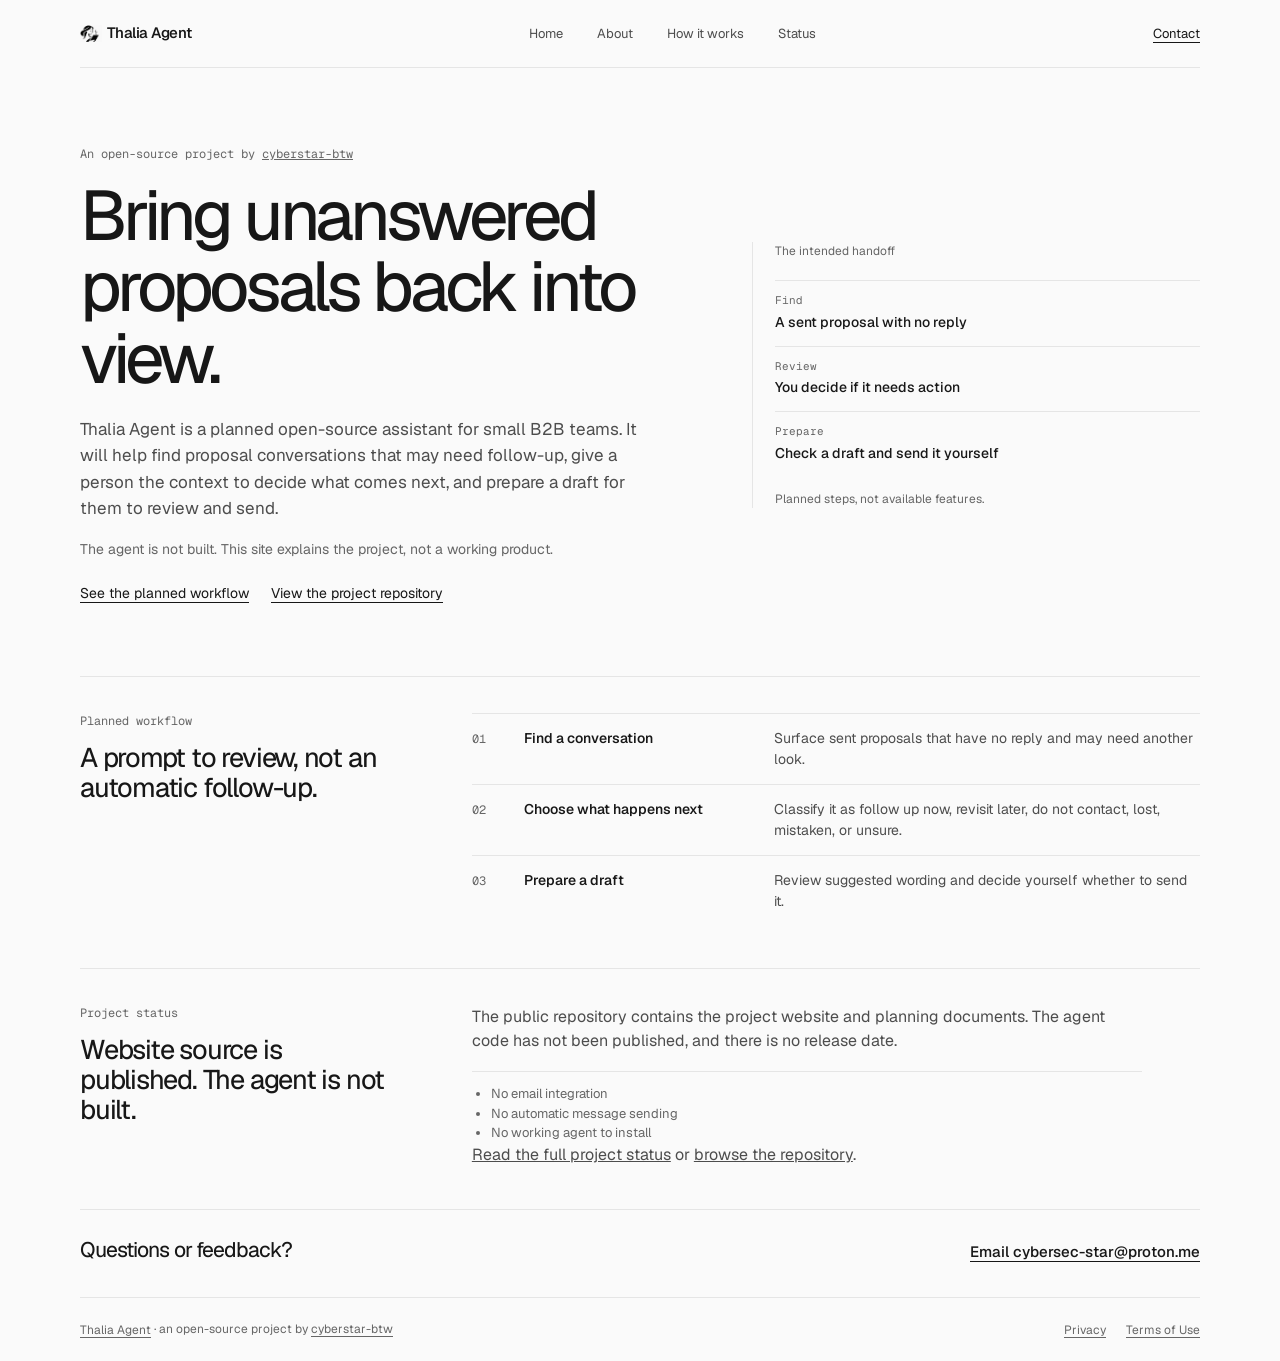
<file: index.html>
<!doctype html>
<html lang="en">
<head>
  <meta charset="utf-8">
  <meta name="viewport" content="width=device-width, initial-scale=1">
  <meta name="description" content="Thalia Agent is a planned open-source assistant for finding B2B proposal conversations that may need follow-up, reviewing what to do, and preparing a draft.">
  <meta property="og:type" content="website">
  <meta property="og:locale" content="en_US">
  <meta property="og:title" content="Thalia Agent: follow-up for B2B proposals">
  <meta property="og:description" content="A planned open-source assistant to find B2B proposal conversations that may need follow-up, review next steps, and prepare a draft.">
  <meta name="twitter:card" content="summary">
  <meta name="twitter:title" content="Thalia Agent: follow-up for B2B proposals">
  <meta name="twitter:description" content="A planned open-source assistant for human-reviewed B2B proposal follow-up.">
  <!-- Add canonical, og:url, and absolute og:image after the production domain is confirmed. -->
  <title>Thalia Agent: follow-up for B2B proposals</title>
  <link rel="stylesheet" href="/site.css">
  <script type="application/ld+json">
    {
      "@context": "https://schema.org",
      "@type": "WebSite",
      "name": "Thalia Agent",
      "description": "A planned open-source assistant for finding B2B proposal conversations that may need follow-up, reviewing what to do, and preparing a draft.",
      "inLanguage": "en"
    }
  </script>
</head>
<body>
  <header class="site-header page-width">
    <a class="wordmark brand-link" href="https://github.com/cyberstar-btw/thalia-agent-site"><img class="brand-mark" src="/assets/brand/thalia-agent-mark.png" alt="">Thalia Agent</a>
    <nav aria-label="Main navigation">
      <a href="/" aria-current="page">Home</a>
      <a href="/about.html">About</a>
      <a href="/workflow.html">How it works</a>
      <a href="/status.html">Status</a>
    </nav>
    <a class="header-contact" href="mailto:cybersec-star@proton.me">Contact</a>
  </header>

  <main class="page-width">
    <section class="hero" aria-labelledby="hero-title">
      <div class="hero-copy">
        <p class="eyebrow">An open-source project by <a href="https://github.com/cyberstar-btw">cyberstar-btw</a></p>
        <h1 id="hero-title">Bring unanswered proposals back into view.</h1>
        <p class="lead">Thalia Agent is a planned open-source assistant for small B2B teams. It will help find proposal conversations that may need follow-up, give a person the context to decide what comes next, and prepare a draft for them to review and send.</p>
        <p class="project-status">The agent is not built. This site explains the project, not a working product.</p>
        <p class="hero-links"><a href="/workflow.html">See the planned workflow</a><a href="https://github.com/cyberstar-btw/thalia-agent-site">View the project repository</a></p>
      </div>
      <figure class="conversation" aria-labelledby="conversation-title">
        <figcaption id="conversation-title">The intended handoff</figcaption>
        <ol>
          <li><span class="conversation-state">Find</span><strong>A sent proposal with no reply</strong></li>
          <li><span class="conversation-state">Review</span><strong>You decide if it needs action</strong></li>
          <li><span class="conversation-state">Prepare</span><strong>Check a draft and send it yourself</strong></li>
        </ol>
        <p>Planned steps, not available features.</p>
      </figure>
    </section>

    <section class="content-section" aria-labelledby="workflow-title">
      <div class="section-heading">
        <p class="eyebrow">Planned workflow</p>
        <h2 id="workflow-title">A prompt to review, not an automatic follow-up.</h2>
      </div>
      <ol class="capabilities">
        <li>
          <span class="step-number" aria-hidden="true">01</span>
          <h3>Find a conversation</h3>
          <p>Surface sent proposals that have no reply and may need another look.</p>
        </li>
        <li>
          <span class="step-number" aria-hidden="true">02</span>
          <h3>Choose what happens next</h3>
          <p>Classify it as follow up now, revisit later, do not contact, lost, mistaken, or unsure.</p>
        </li>
        <li>
          <span class="step-number" aria-hidden="true">03</span>
          <h3>Prepare a draft</h3>
          <p>Review suggested wording and decide yourself whether to send it.</p>
        </li>
      </ol>
    </section>

    <section class="status-section" aria-labelledby="status-title">
      <div class="section-heading">
        <p class="eyebrow">Project status</p>
        <h2 id="status-title">Website source is published. The agent is not built.</h2>
      </div>
      <div class="status-copy">
        <p>The public repository contains the project website and planning documents. The agent code has not been published, and there is no release date.</p>
        <ul>
          <li>No email integration</li>
          <li>No automatic message sending</li>
          <li>No working agent to install</li>
        </ul>
        <p><a href="/status.html">Read the full project status</a> or <a href="https://github.com/cyberstar-btw/thalia-agent-site">browse the repository</a>.</p>
      </div>
    </section>

    <section class="contact-section" aria-labelledby="contact-title">
      <h2 id="contact-title">Questions or feedback?</h2>
      <a class="contact-link" href="mailto:cybersec-star@proton.me">Email cybersec-star@proton.me</a>
    </section>
  </main>

  <footer class="site-footer page-width">
    <span><a class="brand-link" href="https://github.com/cyberstar-btw/thalia-agent-site">Thalia Agent</a> · an open-source project by <a href="https://github.com/cyberstar-btw">cyberstar-btw</a></span>
    <nav aria-label="Legal information">
      <a href="/privacy.html">Privacy</a>
      <a href="/terms.html">Terms of Use</a>
    </nav>
  </footer>
</body>
</html>
</file>
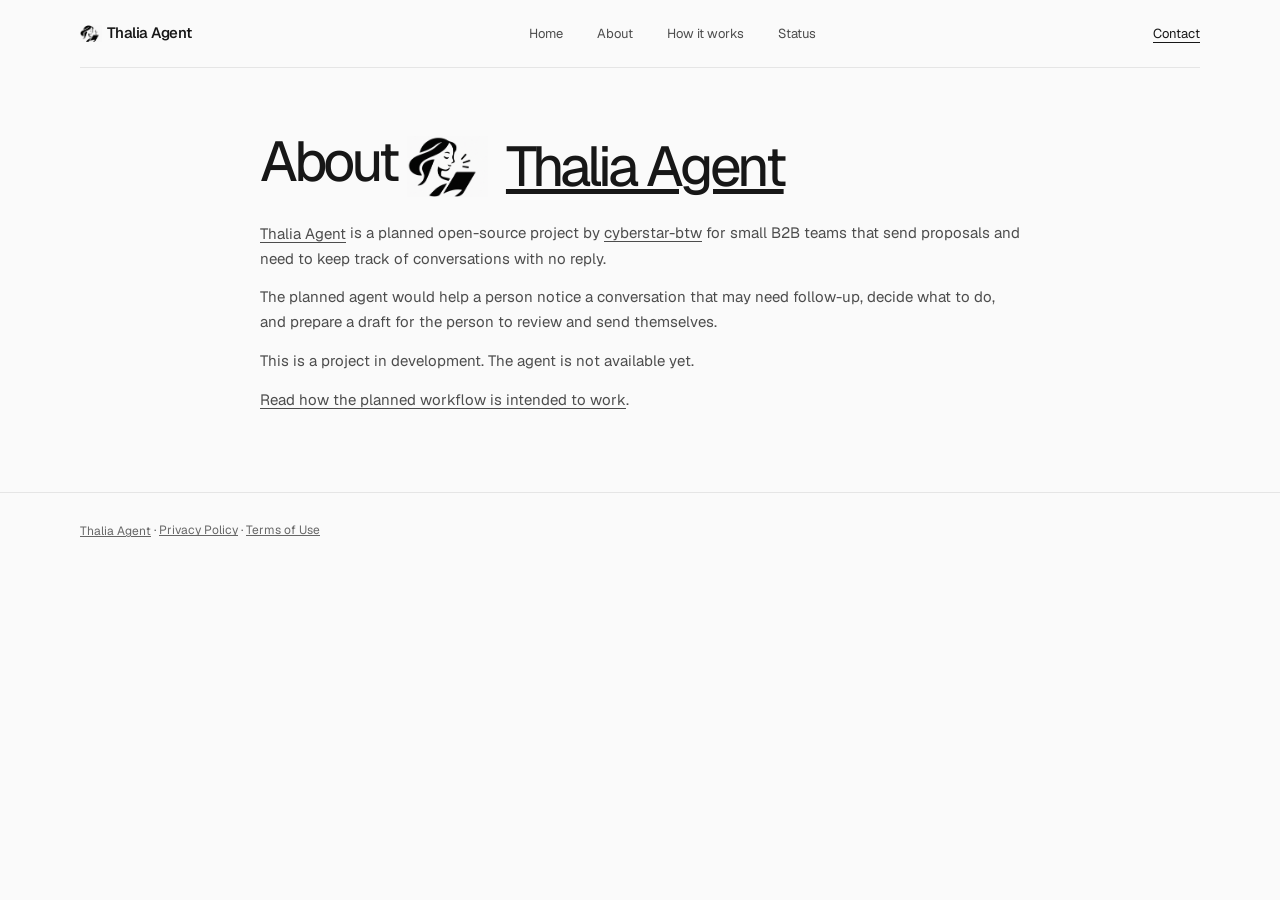
<file: about.html>
<!doctype html>
<html lang="en">
<head>
  <meta charset="utf-8">
  <meta name="viewport" content="width=device-width, initial-scale=1">
  <meta name="description" content="What Thalia Agent is planned to do and who it is for.">
  <title>About: Thalia Agent</title>
  <link rel="stylesheet" href="/site.css">
</head>
<body>
  <header class="site-header page-width">
    <a class="wordmark brand-link" href="https://github.com/cyberstar-btw/thalia-agent-site"><img class="brand-mark" src="/assets/brand/thalia-agent-mark.png" alt="">Thalia Agent</a>
    <nav aria-label="Main navigation">
      <a href="/">Home</a>
      <a href="/about.html" aria-current="page">About</a>
      <a href="/workflow.html">How it works</a>
      <a href="/status.html">Status</a>
    </nav>
    <a class="header-contact" href="mailto:cybersec-star@proton.me">Contact</a>
  </header>
  <main class="document-main">
    <h1>About <a class="brand-link" href="https://github.com/cyberstar-btw/thalia-agent-site"><img class="brand-mark" src="/assets/brand/thalia-agent-mark.png" alt="">Thalia Agent</a></h1>
    <p><a class="brand-link" href="https://github.com/cyberstar-btw/thalia-agent-site">Thalia Agent</a> is a planned open-source project by <a href="https://github.com/cyberstar-btw">cyberstar-btw</a> for small B2B teams that send proposals and need to keep track of conversations with no reply.</p>
    <p>The planned agent would help a person notice a conversation that may need follow-up, decide what to do, and prepare a draft for the person to review and send themselves.</p>
    <p>This is a project in development. The agent is not available yet.</p>
    <p><a href="/workflow.html">Read how the planned workflow is intended to work</a>.</p>
  </main>
  <footer class="document-footer">
    <p class="page-width"><a class="brand-link" href="https://github.com/cyberstar-btw/thalia-agent-site">Thalia Agent</a> · <a href="/privacy.html">Privacy Policy</a> · <a href="/terms.html">Terms of Use</a></p>
  </footer>
</body>
</html>
</file>
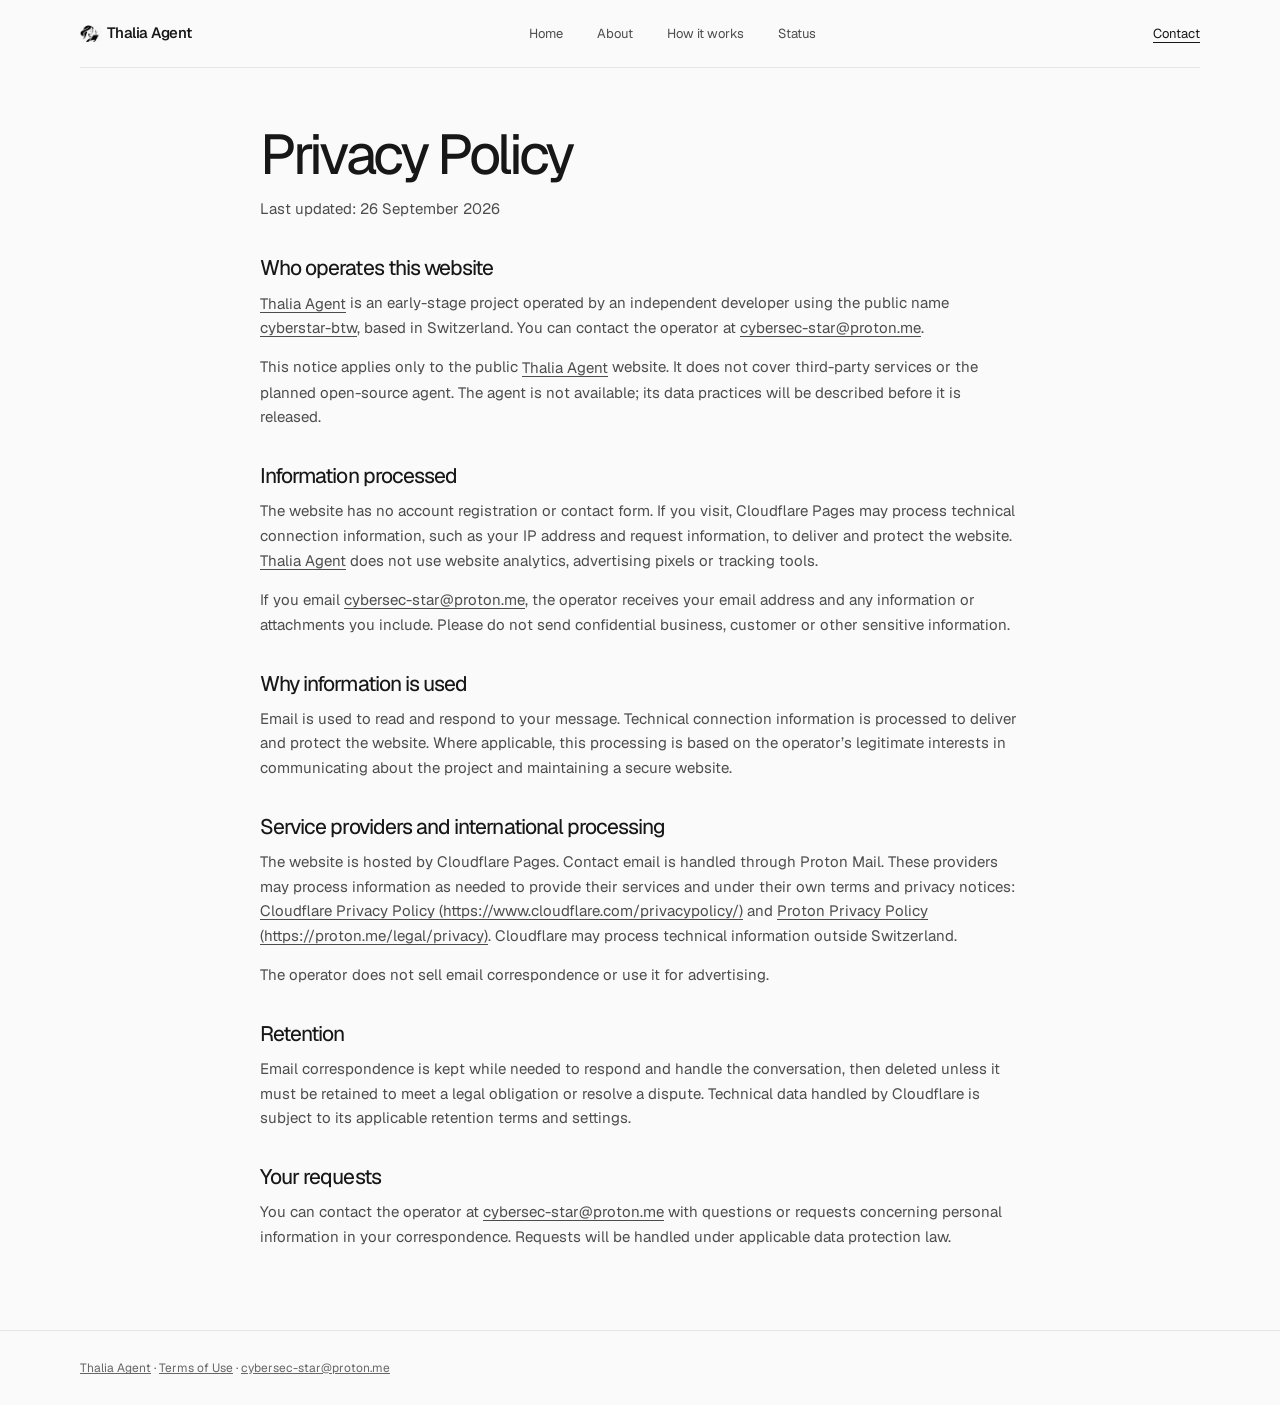
<file: privacy.html>
<!doctype html>
<html lang="en">
<head>
  <meta charset="utf-8">
  <meta name="viewport" content="width=device-width, initial-scale=1">
  <meta name="description" content="Privacy information for the public Thalia Agent website, including contact email and technical connection data.">
  <title>Privacy Policy: Thalia Agent</title>
  <link rel="stylesheet" href="/site.css">
</head>
<body>
  <header class="site-header page-width">
    <a class="wordmark brand-link" href="https://github.com/cyberstar-btw/thalia-agent-site"><img class="brand-mark" src="/assets/brand/thalia-agent-mark.png" alt="">Thalia Agent</a>
    <nav aria-label="Main navigation">
      <a href="/">Home</a>
      <a href="/about.html">About</a>
      <a href="/workflow.html">How it works</a>
      <a href="/status.html">Status</a>
    </nav>
    <a class="header-contact" href="mailto:cybersec-star@proton.me">Contact</a>
  </header>
  <main class="document-main">
    <h1>Privacy Policy</h1>
    <p>Last updated: 26 September 2026</p>

    <h2>Who operates this website</h2>
    <p><a class="brand-link" href="https://github.com/cyberstar-btw/thalia-agent-site">Thalia Agent</a> is an early-stage project operated by an independent developer using the public name <a href="https://github.com/cyberstar-btw">cyberstar-btw</a>, based in Switzerland. You can contact the operator at <a href="mailto:cybersec-star@proton.me">cybersec-star@proton.me</a>.</p>
    <p>This notice applies only to the public <a class="brand-link" href="https://github.com/cyberstar-btw/thalia-agent-site">Thalia Agent</a> website. It does not cover third-party services or the planned open-source agent. The agent is not available; its data practices will be described before it is released.</p>

    <h2>Information processed</h2>
    <p>The website has no account registration or contact form. If you visit, Cloudflare Pages may process technical connection information, such as your IP address and request information, to deliver and protect the website. <a class="brand-link" href="https://github.com/cyberstar-btw/thalia-agent-site">Thalia Agent</a> does not use website analytics, advertising pixels or tracking tools.</p>
    <p>If you email <a href="mailto:cybersec-star@proton.me">cybersec-star@proton.me</a>, the operator receives your email address and any information or attachments you include. Please do not send confidential business, customer or other sensitive information.</p>

    <h2>Why information is used</h2>
    <p>Email is used to read and respond to your message. Technical connection information is processed to deliver and protect the website. Where applicable, this processing is based on the operator’s legitimate interests in communicating about the project and maintaining a secure website.</p>

    <h2>Service providers and international processing</h2>
    <p>The website is hosted by Cloudflare Pages. Contact email is handled through Proton Mail. These providers may process information as needed to provide their services and under their own terms and privacy notices: <a href="https://www.cloudflare.com/privacypolicy/">Cloudflare Privacy Policy (https://www.cloudflare.com/privacypolicy/)</a> and <a href="https://proton.me/legal/privacy">Proton Privacy Policy (https://proton.me/legal/privacy)</a>. Cloudflare may process technical information outside Switzerland.</p>
    <p>The operator does not sell email correspondence or use it for advertising.</p>

    <h2>Retention</h2>
    <p>Email correspondence is kept while needed to respond and handle the conversation, then deleted unless it must be retained to meet a legal obligation or resolve a dispute. Technical data handled by Cloudflare is subject to its applicable retention terms and settings.</p>

    <h2>Your requests</h2>
    <p>You can contact the operator at <a href="mailto:cybersec-star@proton.me">cybersec-star@proton.me</a> with questions or requests concerning personal information in your correspondence. Requests will be handled under applicable data protection law.</p>
  </main>
  <footer class="document-footer">
    <p class="page-width"><a class="brand-link" href="https://github.com/cyberstar-btw/thalia-agent-site">Thalia Agent</a> · <a href="/terms.html">Terms of Use</a> · <a href="mailto:cybersec-star@proton.me">cybersec-star@proton.me</a></p>
  </footer>
</body>
</html>
</file>
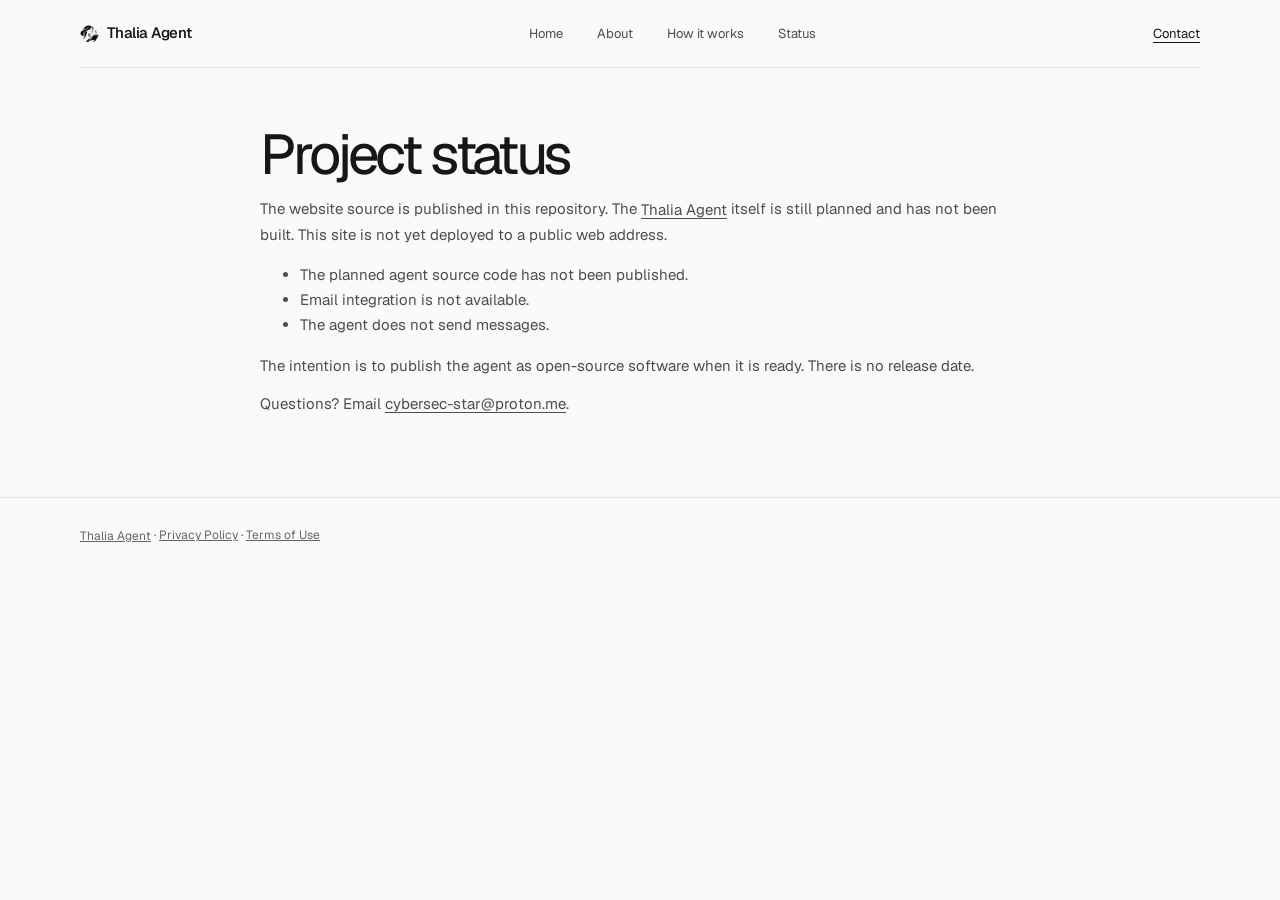
<file: status.html>
<!doctype html>
<html lang="en">
<head>
  <meta charset="utf-8">
  <meta name="viewport" content="width=device-width, initial-scale=1">
  <meta name="description" content="Current status of the Thalia Agent project website and planned open-source assistant.">
  <title>Project status: Thalia Agent</title>
  <link rel="stylesheet" href="/site.css">
</head>
<body>
  <header class="site-header page-width">
    <a class="wordmark brand-link" href="https://github.com/cyberstar-btw/thalia-agent-site"><img class="brand-mark" src="/assets/brand/thalia-agent-mark.png" alt="">Thalia Agent</a>
    <nav aria-label="Main navigation">
      <a href="/">Home</a>
      <a href="/about.html">About</a>
      <a href="/workflow.html">How it works</a>
      <a href="/status.html" aria-current="page">Status</a>
    </nav>
    <a class="header-contact" href="mailto:cybersec-star@proton.me">Contact</a>
  </header>
  <main class="document-main">
    <h1>Project status</h1>
    <p>The website source is published in this repository. The <a class="brand-link" href="https://github.com/cyberstar-btw/thalia-agent-site">Thalia Agent</a> itself is still planned and has not been built. This site is not yet deployed to a public web address.</p>
    <ul>
      <li>The planned agent source code has not been published.</li>
      <li>Email integration is not available.</li>
      <li>The agent does not send messages.</li>
    </ul>
    <p>The intention is to publish the agent as open-source software when it is ready. There is no release date.</p>
    <p>Questions? Email <a href="mailto:cybersec-star@proton.me">cybersec-star@proton.me</a>.</p>
  </main>
  <footer class="document-footer">
    <p class="page-width"><a class="brand-link" href="https://github.com/cyberstar-btw/thalia-agent-site">Thalia Agent</a> · <a href="/privacy.html">Privacy Policy</a> · <a href="/terms.html">Terms of Use</a></p>
  </footer>
</body>
</html>
</file>
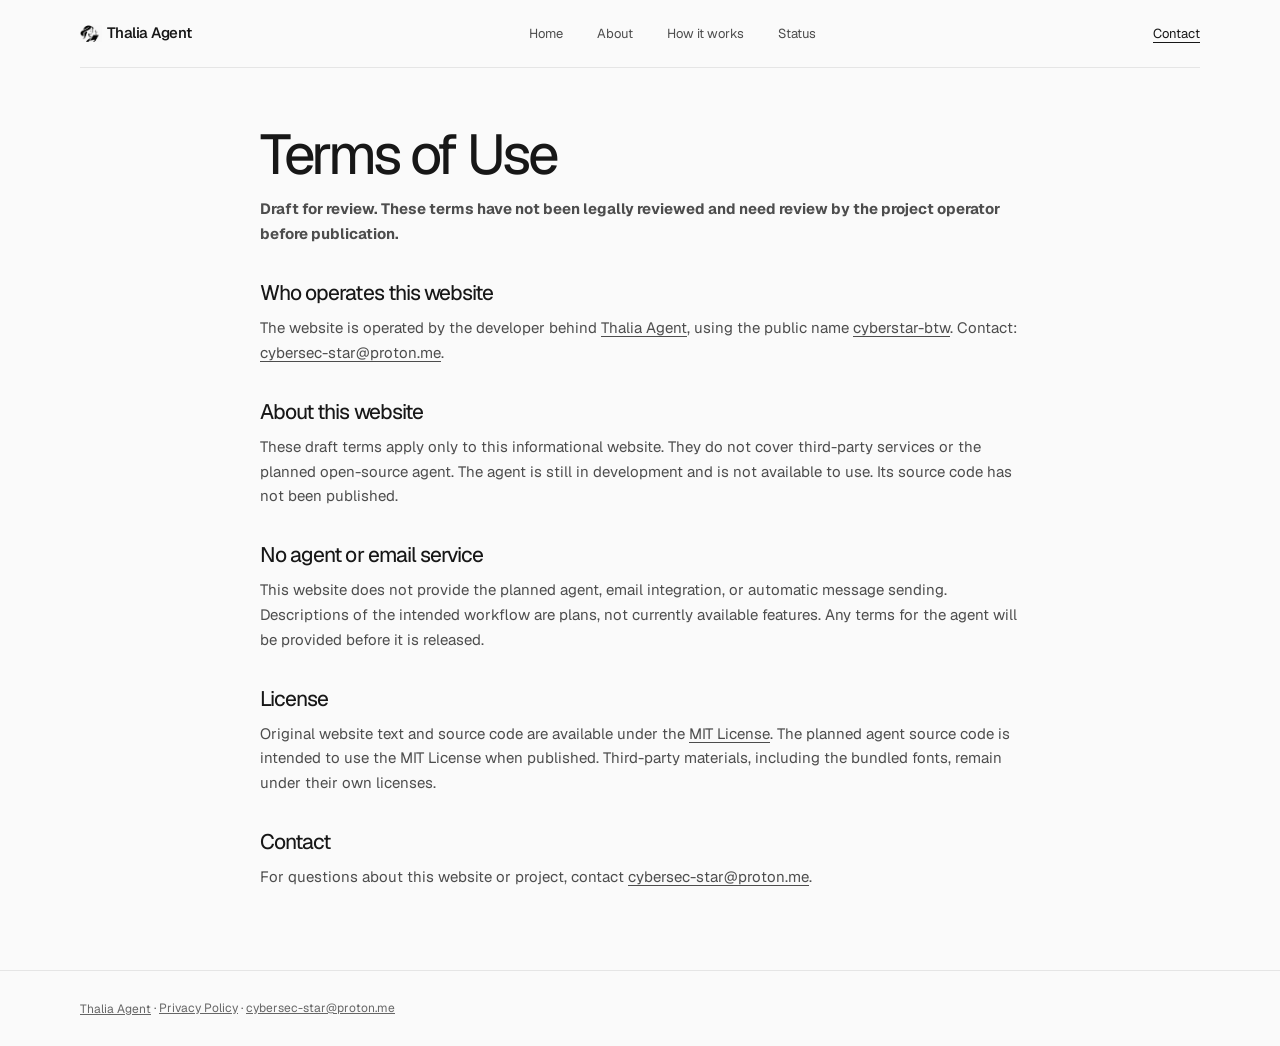
<file: terms.html>
<!doctype html>
<html lang="en">
<head>
  <meta charset="utf-8">
  <meta name="viewport" content="width=device-width, initial-scale=1">
  <meta name="description" content="Draft terms for the Thalia Agent project website. The planned open-source agent is not yet available.">
  <title>Terms of Use: Thalia Agent</title>
  <link rel="stylesheet" href="/site.css">
</head>
<body>
  <header class="site-header page-width">
    <a class="wordmark brand-link" href="https://github.com/cyberstar-btw/thalia-agent-site"><img class="brand-mark" src="/assets/brand/thalia-agent-mark.png" alt="">Thalia Agent</a>
    <nav aria-label="Main navigation">
      <a href="/">Home</a>
      <a href="/about.html">About</a>
      <a href="/workflow.html">How it works</a>
      <a href="/status.html">Status</a>
    </nav>
    <a class="header-contact" href="mailto:cybersec-star@proton.me">Contact</a>
  </header>
  <main class="document-main">
    <h1>Terms of Use</h1>
    <p><strong>Draft for review. These terms have not been legally reviewed and need review by the project operator before publication.</strong></p>

    <h2>Who operates this website</h2>
    <p>The website is operated by the developer behind <a class="brand-link" href="https://github.com/cyberstar-btw/thalia-agent-site">Thalia Agent</a>, using the public name <a href="https://github.com/cyberstar-btw">cyberstar-btw</a>. Contact: <a href="mailto:cybersec-star@proton.me">cybersec-star@proton.me</a>.</p>

    <h2>About this website</h2>
    <p>These draft terms apply only to this informational website. They do not cover third-party services or the planned open-source agent. The agent is still in development and is not available to use. Its source code has not been published.</p>

    <h2>No agent or email service</h2>
    <p>This website does not provide the planned agent, email integration, or automatic message sending. Descriptions of the intended workflow are plans, not currently available features. Any terms for the agent will be provided before it is released.</p>

    <h2>License</h2>
    <p>Original website text and source code are available under the <a href="/LICENSE">MIT License</a>. The planned agent source code is intended to use the MIT License when published. Third-party materials, including the bundled fonts, remain under their own licenses.</p>

    <h2>Contact</h2>
    <p>For questions about this website or project, contact <a href="mailto:cybersec-star@proton.me">cybersec-star@proton.me</a>.</p>
  </main>
  <footer class="document-footer">
    <p class="page-width"><a class="brand-link" href="https://github.com/cyberstar-btw/thalia-agent-site">Thalia Agent</a> · <a href="/privacy.html">Privacy Policy</a> · <a href="mailto:cybersec-star@proton.me">cybersec-star@proton.me</a></p>
  </footer>
</body>
</html>
</file>
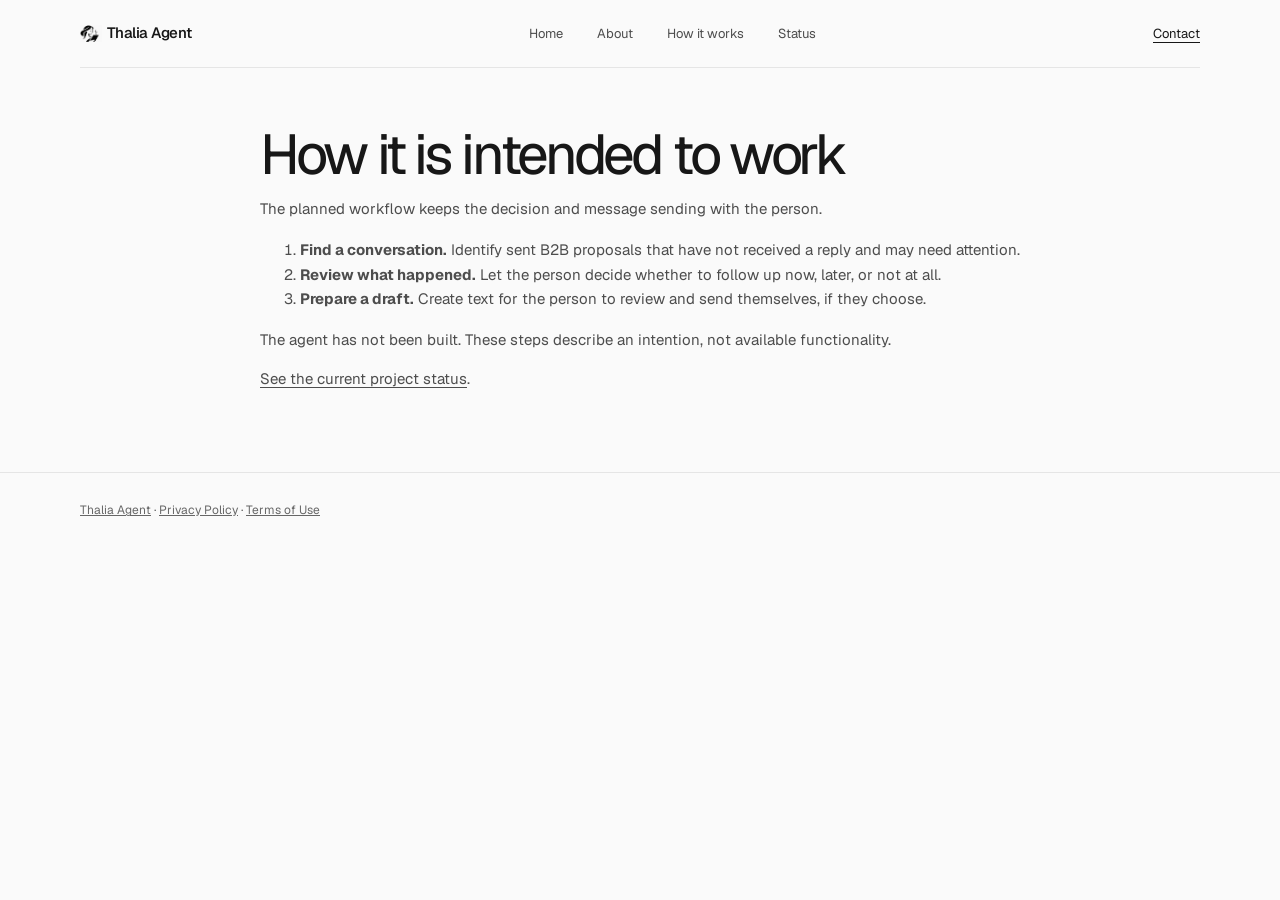
<file: workflow.html>
<!doctype html>
<html lang="en">
<head>
  <meta charset="utf-8">
  <meta name="viewport" content="width=device-width, initial-scale=1">
  <meta name="description" content="The intended human-reviewed workflow for the planned Thalia Agent follow-up assistant.">
  <title>How it works: Thalia Agent</title>
  <link rel="stylesheet" href="/site.css">
</head>
<body>
  <header class="site-header page-width">
    <a class="wordmark brand-link" href="https://github.com/cyberstar-btw/thalia-agent-site"><img class="brand-mark" src="/assets/brand/thalia-agent-mark.png" alt="">Thalia Agent</a>
    <nav aria-label="Main navigation">
      <a href="/">Home</a>
      <a href="/about.html">About</a>
      <a href="/workflow.html" aria-current="page">How it works</a>
      <a href="/status.html">Status</a>
    </nav>
    <a class="header-contact" href="mailto:cybersec-star@proton.me">Contact</a>
  </header>
  <main class="document-main">
    <h1>How it is intended to work</h1>
    <p>The planned workflow keeps the decision and message sending with the person.</p>
    <ol>
      <li><strong>Find a conversation.</strong> Identify sent B2B proposals that have not received a reply and may need attention.</li>
      <li><strong>Review what happened.</strong> Let the person decide whether to follow up now, later, or not at all.</li>
      <li><strong>Prepare a draft.</strong> Create text for the person to review and send themselves, if they choose.</li>
    </ol>
    <p>The agent has not been built. These steps describe an intention, not available functionality.</p>
    <p><a href="/status.html">See the current project status</a>.</p>
  </main>
  <footer class="document-footer">
    <p class="page-width"><a class="brand-link" href="https://github.com/cyberstar-btw/thalia-agent-site">Thalia Agent</a> · <a href="/privacy.html">Privacy Policy</a> · <a href="/terms.html">Terms of Use</a></p>
  </footer>
</body>
</html>
</file>
<file: site.css>
@font-face {
  font-family: "Geist";
  src: url("/assets/fonts/geist-sans/Geist-Variable.woff2") format("woff2");
  font-style: normal;
  font-weight: 100 900;
  font-display: swap;
}

@font-face {
  font-family: "Geist Mono";
  src: url("/assets/fonts/geist-mono/GeistMono-Variable.woff2") format("woff2");
  font-style: normal;
  font-weight: 100 900;
  font-display: swap;
}

:root {
  color-scheme: light;
  --paper: #fafafa;
  --white: #fff;
  --ink: #171717;
  --body: #4d4d4d;
  --muted: #666;
  --line: #e5e5e5;
  font-family: "Geist", Inter, ui-sans-serif, system-ui, -apple-system, BlinkMacSystemFont, "Segoe UI", sans-serif;
  font-synthesis: none;
  text-rendering: optimizeLegibility;
  -webkit-font-smoothing: antialiased;
  -moz-osx-font-smoothing: grayscale;
}

* { box-sizing: border-box; }
html { scroll-behavior: smooth; }
body { margin: 0; color: var(--ink); background: var(--paper); font-size: 16px; line-height: 1.5; }
a { color: inherit; }
a:focus-visible { outline: 2px solid var(--ink); outline-offset: 4px; }
.page-width { width: min(1120px, calc(100% - 48px)); margin-inline: auto; }

.site-header {
  min-height: 68px;
  display: flex;
  align-items: center;
  justify-content: space-between;
  gap: 28px;
  border-bottom: 1px solid var(--line);
}

.wordmark { font-size: 15px; font-weight: 550; letter-spacing: -.03em; text-decoration: none; white-space: nowrap; }
.brand-link { display: inline-flex; align-items: center; gap: .32em; vertical-align: middle; }
.brand-mark { width: 1.45em; height: 1.45em; flex: none; object-fit: contain; mix-blend-mode: multiply; }
.site-header nav { display: flex; align-items: center; gap: clamp(16px, 3vw, 34px); }
.site-header nav a, .header-contact { font-size: 13px; text-decoration: none; }
.site-header nav a { color: var(--body); }
.site-header nav a:hover, .site-footer a:hover { text-decoration: underline; text-underline-offset: 4px; }
.header-contact { text-decoration: underline; text-underline-offset: 4px; white-space: nowrap; }

.hero {
  min-height: 540px;
  padding-block: 78px 72px;
  display: grid;
  grid-template-columns: minmax(0, 1.12fr) minmax(290px, .88fr);
  align-items: center;
  gap: clamp(46px, 8vw, 104px);
}

.eyebrow { margin: 0 0 17px; color: var(--muted); font: 12px/1.4 "Geist Mono", ui-monospace, monospace; }
h1 { max-width: 690px; margin: 0; font-size: clamp(46px, 6vw, 70px); font-weight: 440; letter-spacing: -.06em; line-height: 1.02; }
.lead { max-width: 590px; margin: 22px 0 0; color: var(--body); font-size: 17px; line-height: 1.55; }
.project-status { margin: 18px 0 0; color: var(--muted); font-size: 14px; }
.project-status a { color: var(--ink); text-underline-offset: 3px; }
.hero-links { display: flex; flex-wrap: wrap; gap: 10px 22px; margin: 23px 0 0; font-size: 14px; }
.hero-links a { text-underline-offset: 4px; }
.contact-link { display: inline-block; margin-top: 24px; font-size: 14px; font-weight: 520; text-underline-offset: 4px; }

.conversation { margin: 0; padding: 0 0 0 22px; border-left: 1px solid var(--line); }
.conversation figcaption { margin-bottom: 20px; color: var(--muted); font-size: 12px; }
.conversation ol { margin: 0; padding: 0; list-style: none; }
.conversation li { padding: 11px 0 13px; border-top: 1px solid var(--line); }
.conversation-state { display: block; color: var(--muted); font: 11px/1.5 "Geist Mono", ui-monospace, monospace; }
.conversation li strong { display: block; margin-top: 3px; font-size: 14px; font-weight: 500; }
.conversation > p { margin: 13px 0 0; color: var(--muted); font-size: 12px; }

.content-section, .status-section {
  padding-block: 36px 42px;
  display: grid;
  grid-template-columns: minmax(200px, .42fr) minmax(0, 1fr);
  gap: clamp(32px, 7vw, 86px);
  border-top: 1px solid var(--line);
  scroll-margin-top: 20px;
}

.section-heading .eyebrow { margin-bottom: 13px; }
h2 { max-width: 330px; margin: 0; font-size: 27px; font-weight: 440; letter-spacing: -.045em; line-height: 1.1; }
.section-intro { max-width: 680px; margin: 0 0 20px; color: var(--body); }
.capabilities { margin: 0; padding: 0; list-style: none; counter-reset: step; }
.capabilities li {
  padding: 14px 0;
  display: grid;
  grid-template-columns: 36px minmax(145px, .55fr) 1fr;
  gap: 16px;
  align-items: baseline;
  border-top: 1px solid var(--line);
  counter-increment: step;
}
.step-number { color: var(--muted); font: 12px/1.5 "Geist Mono", ui-monospace, monospace; }
.capabilities h3 { margin: 0; font-size: 14px; font-weight: 550; }
.capabilities p { margin: 0; color: var(--body); font-size: 14px; }
.status-copy { max-width: 670px; color: var(--body); }
.status-copy p { margin: 0; }
.status-copy ul { margin: 18px 0 0; padding: 12px 0 0 19px; border-top: 1px solid var(--line); color: var(--muted); font-size: 13px; }

.contact-section {
  padding-block: 28px 34px;
  display: flex;
  align-items: baseline;
  justify-content: space-between;
  gap: 24px;
  border-top: 1px solid var(--line);
  scroll-margin-top: 20px;
}
.contact-section h2 { font-size: 21px; }
.contact-section .contact-link { margin: 0; font-size: 15px; }
.site-footer {
  min-height: 64px;
  display: flex;
  align-items: center;
  justify-content: space-between;
  gap: 18px;
  border-top: 1px solid var(--line);
  color: var(--muted);
  font-size: 12px;
}
.site-footer a { text-underline-offset: 3px; }
.site-footer nav { display: flex; gap: 20px; }

.document-header { min-height: 68px; display: flex; align-items: center; border-bottom: 1px solid var(--line); }
.document-header a { font-size: 14px; text-underline-offset: 4px; }
.document-main { width: min(760px, calc(100% - 48px)); margin: 0 auto; padding-block: 58px 80px; }
.document-main h1 { max-width: 700px; font-size: clamp(38px, 6vw, 56px); }
.document-main h2 { max-width: none; margin-top: 34px; font-size: 21px; }
.document-main p, .document-main li { color: var(--body); font-size: 15px; line-height: 1.65; }
.document-main p { margin: 14px 0 0; }
.document-main h2 + p { margin-top: 12px; }
.document-main a { text-underline-offset: 3px; }
.document-footer { padding-block: 16px; border-top: 1px solid var(--line); color: var(--muted); font-size: 12px; }
.not-found { min-height: 100vh; display: grid; place-items: center; }
.not-found-content { width: min(620px, calc(100% - 48px)); padding-block: 60px; }
.not-found-content h1 { font-size: clamp(42px, 7vw, 64px); }
.not-found-content p { max-width: 500px; color: var(--body); }
.not-found-content a { text-underline-offset: 4px; }

@media (max-width: 760px) {
  .page-width { width: min(100% - 36px, 600px); }
  .site-header { min-height: 64px; flex-wrap: wrap; gap: 12px 16px; padding-block: 12px; }
  .site-header nav { order: 3; width: 100%; justify-content: space-between; gap: 8px; }
  .hero { min-height: 0; padding-block: 58px 44px; grid-template-columns: 1fr; gap: 38px; }
  h1 { max-width: 640px; font-size: clamp(46px, 10vw, 64px); }
  .conversation { max-width: 550px; }
  .content-section, .status-section { grid-template-columns: 1fr; gap: 18px; padding-block: 28px 34px; }
  h2 { max-width: 500px; }
}

@media (max-width: 480px) {
  .page-width { width: calc(100% - 32px); }
  .site-header nav a { font-size: 12px; }
  .header-contact { font-size: 12px; }
  .hero { padding-top: 45px; }
  h1 { font-size: clamp(42px, 12vw, 54px); }
  .lead { font-size: 16px; }
  .capabilities li { grid-template-columns: 28px 1fr; gap: 5px 12px; }
  .capabilities p { grid-column: 2; }
  .contact-section { align-items: flex-start; flex-direction: column; gap: 8px; }
  .site-footer { min-height: 0; padding-block: 15px; align-items: flex-start; flex-direction: column; gap: 7px; }
  .site-footer nav { gap: 16px; }
  .document-main { width: calc(100% - 36px); padding-block: 40px 56px; }
}

@media (prefers-reduced-motion: reduce) {
  html { scroll-behavior: auto; }
}
</file>
